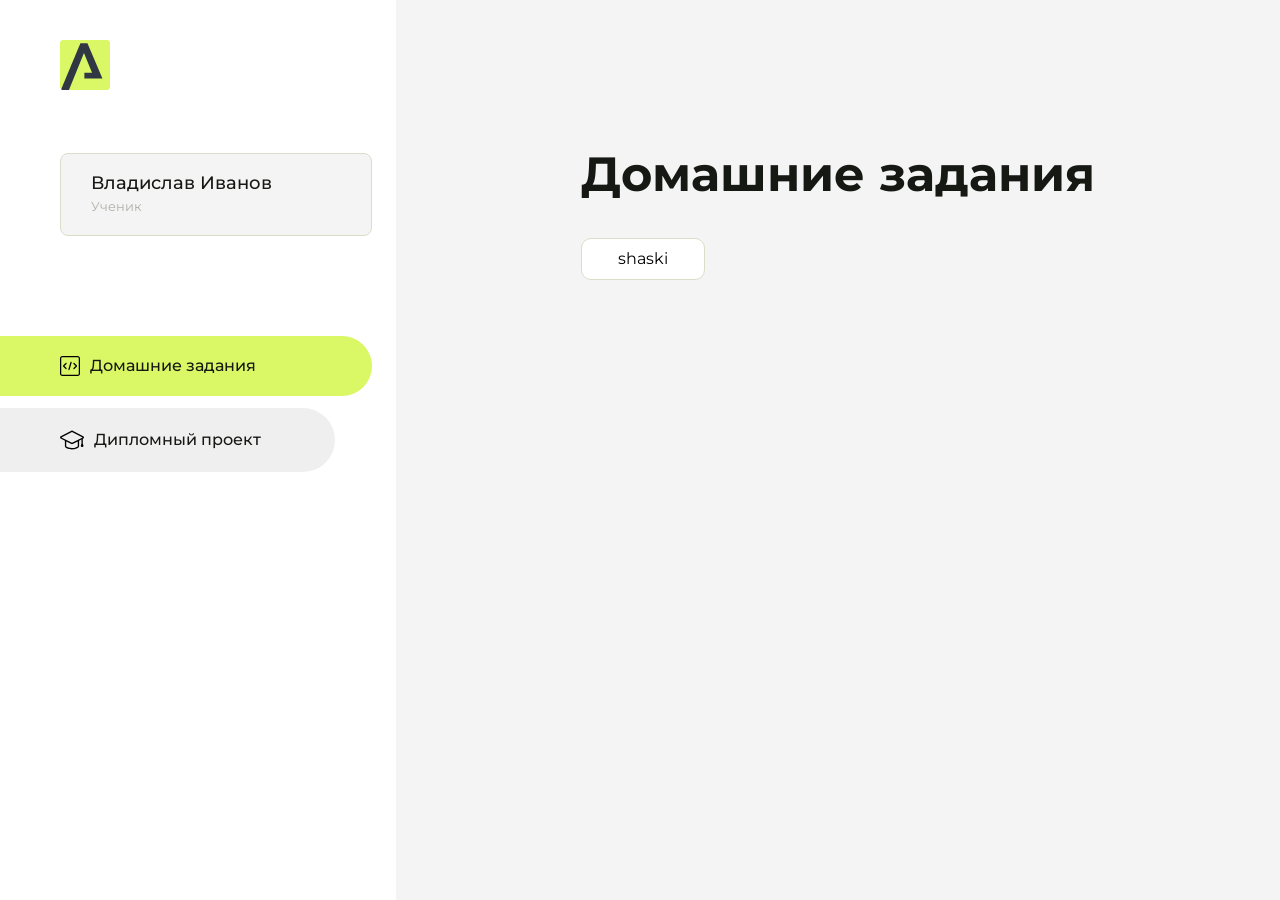
<file: index.html>
<!DOCTYPE html>
<html lang="en">
<head>
    <meta charset="UTF-8">
    <meta name="viewport" content="width=device-width, initial-scale=1.0">
    <title>Домашняя работа</title>
    <link rel="shortcut icon" href="src/logo.ico" type="image/x-icon">
    <link rel="preconnect" href="https://fonts.googleapis.com">
    <link rel="preconnect" href="https://fonts.gstatic.com" crossorigin>
    <link href="https://fonts.googleapis.com/css2?family=Montserrat:wght@400;500;700&family=Rubik:wght@500&display=swap"
          rel="stylesheet">
    <link rel="stylesheet" href="src/style.css">
</head>
<body id="body">
<div class="overlay" id="overlay"></div>
<div class="layout">
    <div class="burger" id="burger">
        <svg viewBox="0 0 24 24" fill="none" xmlns="http://www.w3.org/2000/svg">
            <g id="SVGRepo_bgCarrier" stroke-width="0"></g>
            <g id="SVGRepo_tracerCarrier" stroke-linecap="round" stroke-linejoin="round"></g>
            <g id="SVGRepo_iconCarrier">
                <path d="M4 18L20 18" stroke="#DAF765" stroke-width="2" stroke-linecap="round"></path>
                <path d="M4 12L20 12" stroke="#DAF765" stroke-width="2" stroke-linecap="round"></path>
                <path d="M4 6L20 6" stroke="#DAF765" stroke-width="2" stroke-linecap="round"></path>
            </g>
        </svg>
    </div>
    <aside class="sidebar" id="sidebar">
        <div class="sidebar__inner">
            <div class="logo">
                <svg width="50" height="50" viewBox="0 0 50 50" fill="none" xmlns="http://www.w3.org/2000/svg">
                    <g clip-path="url(#clip0_513_74730)">
                        <path d="M46.17 -0.257004H3.83C1.57281 -0.257004 -0.257 1.57281 -0.257 3.83V46.17C-0.257 48.4272 1.57281 50.257 3.83 50.257H46.17C48.4272 50.257 50.257 48.4272 50.257 46.17V3.83C50.257 1.57281 48.4272 -0.257004 46.17 -0.257004Z"
                              fill="#DAF765"/>
                        <path d="M24.375 38.4H42.461L27.441 3.1585H20.4355C20.4355 3.1585 6.7895 35.881 1.1945 49.294C2.015 50.0275 3.0945 50.257 3.6945 50.257H8.8445L23.954 13.07L32.0465 32.8285H24.375V38.4Z"
                              fill="#323843"/>
                    </g>
                    <defs>
                        <clipPath id="clip0_513_74730">
                            <rect width="50" height="50" fill="white"/>
                        </clipPath>
                    </defs>
                </svg>
            </div>
            <div class="sidebar__user">
                <div class="sidebar__name">Владислав Иванов</div>
                <div class="sidebar__text">Ученик</div>
            </div>
            <div class="sidebar__tabs">
                <div class="sidebar__item">
                    <button class="sidebar__button active" id="tasks">
                        <svg xmlns="http://www.w3.org/2000/svg" width="20" height="20" viewBox="0 0 20 20" fill="none">
                            <g clip-path="url(#clip0_704_74543)">
                                <path d="M17.7083 20H2.29167C1.0275 20 0 18.9725 0 17.7083V2.29167C0 1.0275 1.0275 0 2.29167 0H17.7083C18.9725 0 20 1.0275 20 2.29167V17.7083C20 18.9725 18.9725 20 17.7083 20ZM2.29167 1.25C1.7175 1.25 1.25 1.7175 1.25 2.29167V17.7083C1.25 18.2825 1.7175 18.75 2.29167 18.75H17.7083C18.2825 18.75 18.75 18.2825 18.75 17.7083V2.29167C18.75 1.7175 18.2825 1.25 17.7083 1.25H2.29167Z"
                                      fill="black"/>
                                <path d="M6.04167 13.125C5.88167 13.125 5.72167 13.0642 5.6 12.9417L3.1 10.4417C2.85583 10.1975 2.85583 9.80167 3.1 9.5575L5.6 7.0575C5.84417 6.81333 6.24 6.81333 6.48417 7.0575C6.72833 7.30167 6.72833 7.6975 6.48417 7.94167L4.42583 10L6.48417 12.0583C6.72833 12.3025 6.72833 12.6983 6.48417 12.9425C6.36167 13.0642 6.20167 13.125 6.04167 13.125Z"
                                      fill="black"/>
                                <path d="M8.95833 14.1667C8.9 14.1667 8.84 14.1583 8.78167 14.1417C8.45083 14.0442 8.26083 13.6967 8.35833 13.3658L10.4417 6.28251C10.5392 5.95084 10.8892 5.76417 11.2175 5.85917C11.5483 5.95667 11.7383 6.30417 11.6408 6.63501L9.5575 13.7183C9.47833 13.9908 9.22833 14.1667 8.95833 14.1667Z"
                                      fill="black"/>
                                <path d="M13.9583 13.125C13.7983 13.125 13.6383 13.0642 13.5167 12.9417C13.2725 12.6975 13.2725 12.3017 13.5167 12.0575L15.575 9.99916L13.5167 7.94083C13.2725 7.69666 13.2725 7.30083 13.5167 7.05666C13.7608 6.81249 14.1567 6.81249 14.4008 7.05666L16.9008 9.55666C17.145 9.80083 17.145 10.1967 16.9008 10.4408L14.4008 12.9408C14.2783 13.0642 14.1183 13.125 13.9583 13.125Z"
                                      fill="black"/>
                            </g>
                            <defs>
                                <clipPath id="clip0_704_74543">
                                    <rect width="20" height="20" fill="white"/>
                                </clipPath>
                            </defs>
                        </svg>
                        <span>Домашние задания</span></button>
                </div>
                <div class="sidebar__item">
                    <button class="sidebar__button" id="diplom">
                        <svg xmlns="http://www.w3.org/2000/svg" width="24" height="24" viewBox="0 0 24 24" fill="none">
                            <g clip-path="url(#clip0_704_74553)">
                                <path d="M23.2628 10.5971C23.7176 10.365 24 9.90375 24 9.39337C24 8.883 23.7176 8.42175 23.2628 8.18962L12.6135 2.75362C12.2291 2.55824 11.7705 2.55787 11.3854 2.75399L0.736875 8.19C0.282375 8.42175 0 8.883 0 9.39337C0 9.90375 0.282375 10.365 0.736875 10.5971L4.89038 12.7177V18.2074C4.89038 19.8154 8.412 21.393 12 21.393C15.5884 21.393 19.1096 19.815 19.1096 18.2074V12.7174L21.4609 11.517V15.8017L20.901 17.2305C20.7409 17.6389 20.7934 18.0994 21.0405 18.4616C21.2876 18.8246 21.6979 19.041 22.1366 19.041C22.5754 19.041 22.9852 18.8246 23.2324 18.462C23.4795 18.099 23.532 17.6385 23.3719 17.2301L22.8124 15.8021V10.827L23.2628 10.5971ZM17.7623 18.1721C17.6198 18.6375 15.3491 20.0419 12 20.0419C8.65088 20.0419 6.38025 18.6375 6.2415 18.2074V12.3037L6.23887 12.3019C6.23812 12.057 6.1065 11.8207 5.87325 11.7019L1.3515 9.39337L12 3.95737L22.6489 9.39337L12 14.8294L5.87325 11.7019C5.54063 11.5331 4.6695 11.6674 4.5 12C4.33012 12.3322 4.55813 12.5479 4.89038 12.7177L11.3857 16.0331C11.5781 16.1314 11.7889 16.1805 12 16.1805C12.2107 16.1805 12.4222 16.1314 12.6146 16.0331L17.7593 13.407L17.7623 18.1721Z"
                                      fill="black"/>
                            </g>
                            <defs>
                                <clipPath id="clip0_704_74553">
                                    <rect width="24" height="24" fill="white"/>
                                </clipPath>
                            </defs>
                        </svg>
                        <span>Дипломный проект</span></button>
                </div>
            </div>
        </div>

    </aside>
    <div class="content">
        <div class="container">
            <div class="content__block" id="tasksBlock">
                <div class="content__title">Домашние задания</div>
                <ul class="content__list">
                    <li class="content__list-item">
                        <a href="shaski/index.html">shaski</a>
                    </li>
                </ul>
            </div>
            <div class="content__block hidden" id="diplomBlock">
                <div class="content__title">Дипломный проект</div>
                <div class="content__list-diplom">
                    <a href="ПАПКА-С-НОМЕРОМ-УРОКА">Ссылка на ДЗ</a>
                </div>
                <div class="content__decor">
                    <div class="content__decor-text">Давай проверим, чему ты научился!</div>
                    <div class="content__decor-img">
                        <img src="src/decor.png" alt="decor">
                    </div>
                </div>
            </div>
        </div>
    </div>
</div>
<script src="src/index.js"></script>
</body>
</html>
</file>
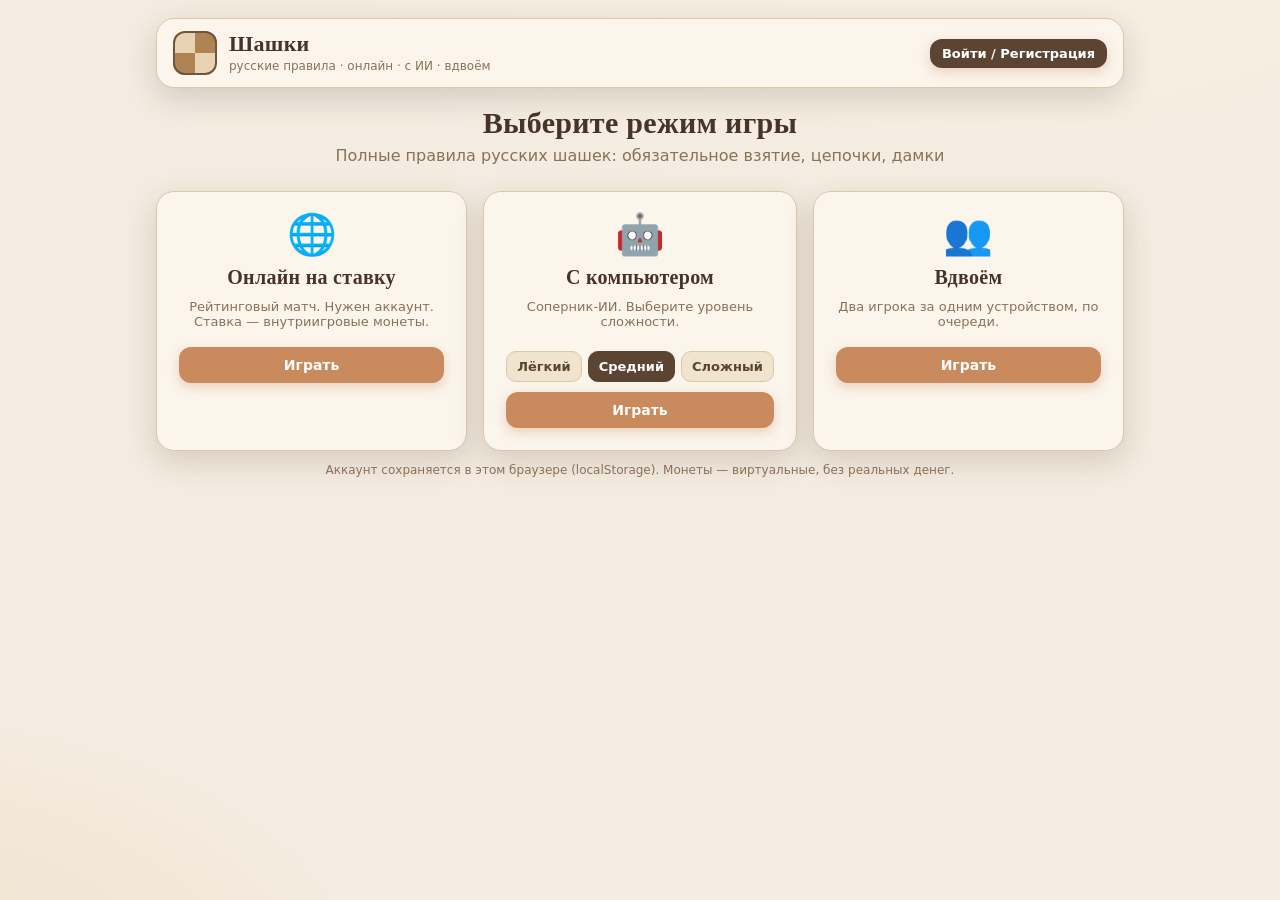
<file: shaski/index.html>
<!DOCTYPE html>
<html lang="ru">
<head>
<meta charset="UTF-8" />
<meta name="viewport" content="width=device-width, initial-scale=1.0" />
<title>Шашки — онлайн, с компьютером, вдвоём</title>
<link rel="stylesheet" href="style.css" />
</head>
<body>
<div class="wrap">

  <!-- ШАПКА -->
  <div class="topbar">
    <div class="brand">
      <div class="logo"></div>
      <div>
        <h1>Шашки</h1>
        <small>русские правила · онлайн · с ИИ · вдвоём</small>
      </div>
    </div>
    <div class="account" id="account">
      <!-- заполняется из JS -->
    </div>
  </div>

  <!-- ЭКРАН: МЕНЮ -->
  <section class="screen active" id="screen-menu">
    <div class="menu-head">
      <h2>Выберите режим игры</h2>
      <p>Полные правила русских шашек: обязательное взятие, цепочки, дамки</p>
    </div>
    <div class="cards">
      <div class="card">
        <div class="ico">🌐</div>
        <h3>Онлайн на ставку</h3>
        <p>Рейтинговый матч. Нужен аккаунт. Ставка — внутриигровые монеты.</p>
        <button class="btn" onclick="goOnline()">Играть</button>
      </div>
      <div class="card">
        <div class="ico">🤖</div>
        <h3>С компьютером</h3>
        <p>Соперник-ИИ. Выберите уровень сложности.</p>
        <div class="seg" id="diffSeg">
          <button data-d="easy">Лёгкий</button>
          <button data-d="medium" class="sel">Средний</button>
          <button data-d="hard">Сложный</button>
        </div>
        <button class="btn" onclick="startVsComputer()">Играть</button>
      </div>
      <div class="card">
        <div class="ico">👥</div>
        <h3>Вдвоём</h3>
        <p>Два игрока за одним устройством, по очереди.</p>
        <button class="btn" onclick="startLocal()">Играть</button>
      </div>
    </div>
    <p class="hint">Аккаунт сохраняется в этом браузере (localStorage). Монеты — виртуальные, без реальных денег.</p>
  </section>

  <!-- ЭКРАН: АВТОРИЗАЦИЯ -->
  <section class="screen" id="screen-auth">
    <div class="panel">
      <h2>Вход в аккаунт</h2>
      <p class="sub">Только логин и пароль — без кодов и SMS</p>
      <div class="tabs">
        <button id="tab-login" class="sel" onclick="switchTab('login')">Вход</button>
        <button id="tab-reg" onclick="switchTab('reg')">Регистрация</button>
      </div>
      <div class="field">
        <label>Логин</label>
        <input id="in-login" type="text" autocomplete="username" placeholder="например, dama_player" />
      </div>
      <div class="field">
        <label>Пароль</label>
        <input id="in-pass" type="password" autocomplete="current-password" placeholder="••••••" />
      </div>
      <div class="field" id="field-pass2" style="display:none">
        <label>Повторите пароль</label>
        <input id="in-pass2" type="password" placeholder="••••••" />
      </div>
      <div class="msg" id="auth-msg"></div>
      <button class="btn" style="width:100%;margin-top:6px" id="auth-submit" onclick="submitAuth()">Войти</button>
      <button class="btn ghost" style="width:100%;margin-top:8px" onclick="show('menu')">← В меню</button>
      <p class="hint">При регистрации начисляется <b>1000 монет</b> на старт.</p>
    </div>
  </section>

  <!-- ЭКРАН: ЛОББИ СТАВОК -->
  <section class="screen" id="screen-lobby">
    <div class="panel">
      <h2>Онлайн-матч</h2>
      <p class="sub">Выберите ставку и начните рейтинговую партию</p>
      <div class="box-stats" id="lobby-stats" style="background:#f0e2cd;border-radius:12px;padding:12px 14px;margin-bottom:16px;font-size:14px"></div>
      <label style="font-size:13px;font-weight:600;color:var(--coffee-2)">Ставка (монеты)</label>
      <div class="stake-grid" id="stakeGrid">
        <button data-s="50">50</button>
        <button data-s="100" class="sel">100</button>
        <button data-s="250">250</button>
        <button data-s="500">500</button>
      </div>
      <div class="msg" id="lobby-msg"></div>
      <button class="btn" style="width:100%;margin-top:10px" id="findBtn" onclick="startOnlineMatch()">🔎 Найти соперника</button>
      <button class="btn ghost" style="width:100%;margin-top:8px" onclick="claimBonus()" id="bonusBtn">🎁 Получить ежедневный бонус (+200)</button>
      <button class="btn ghost" style="width:100%;margin-top:8px" onclick="show('menu')">← В меню</button>
      <p class="hint">Победа: +ставка и +25 рейтинга. Поражение: −ставка и −15 рейтинга. Ничья — ставка возвращается.</p>
    </div>
  </section>

  <!-- ЭКРАН: ИГРА -->
  <section class="screen" id="screen-game">
    <div class="game-top">
      <button class="btn ghost small" onclick="confirmQuit()">← Выйти</button>
      <div class="turn-banner">
        <span class="dot" id="turn-dot"></span>
        <span id="turn-text">Ход белых</span>
      </div>
      <div style="width:80px"></div>
    </div>
    <div class="game-grid">
      <div class="board-frame">
        <div class="board" id="board"></div>
      </div>
      <div class="side">
        <div class="box">
          <h3 id="mode-title">Партия</h3>
          <div class="stat-row"><span id="lbl-white">Белые</span><b id="cnt-white">12</b></div>
          <div class="stat-row"><span id="lbl-black">Чёрные</span><b id="cnt-black">12</b></div>
          <div class="stat-row" id="stake-row" style="display:none"><span>Ставка</span><b id="stake-val">—</b></div>
        </div>
        <div class="box actions">
          <button class="btn ghost small" onclick="undoMove()" id="undoBtn">↶ Отменить ход</button>
          <button class="btn ghost small" onclick="offerDraw()" id="drawBtn">🤝 Ничья</button>
          <button class="btn dark small" onclick="resign()" id="resignBtn">🏳 Сдаться</button>
        </div>
        <div class="box" id="rules-box">
          <h3>Правила (кратко)</h3>
          <p style="font-size:12px;color:var(--muted);line-height:1.6;margin:0">
            Шашки ходят по диагонали вперёд. Бить можно <b>вперёд и назад</b>. Взятие <b>обязательно</b>,
            а начатую цепочку нужно закончить. Дойдя до последнего ряда, шашка становится <b>дамкой</b>
            и ходит/бьёт на любое расстояние по диагонали.
          </p>
        </div>
      </div>
    </div>
  </section>
</div>

<!-- МОДАЛКА -->
<div class="overlay" id="overlay">
  <div class="modal">
    <div class="big" id="m-icon">🏆</div>
    <h2 id="m-title">Победа!</h2>
    <p id="m-text">Партия завершена.</p>
    <div class="reward" id="m-reward" style="display:none"></div>
    <div class="row">
      <button class="btn ghost" onclick="closeModal();show('menu')">В меню</button>
      <button class="btn" id="m-again" onclick="playAgain()">Ещё раз</button>
    </div>
  </div>
</div>
<script src="script.js"></script>
</body>
</html>
</file>
<file: src/style.css>
*{padding: 0;margin: 0;border: 0;}
*,*:before,*:after{-webkit-box-sizing: border-box;box-sizing: border-box;}
:focus,:active{outline: none;}
a:focus,a:active{outline: none;}
nav,footer,header,aside{display: block;}
html,body{
    height:100%;width:100%;
    font-size:100%;line-height:1;-ms-text-size-adjust:100%;-moz-text-size-adjust:100%;-webkit-text-size-adjust:100%;}
input,button,textarea{font-family:inherit;}
input::-ms-clear{display: none;}
button{cursor: pointer;}
button::-moz-focus-inner{padding:0;border:0;}
a,a:visited{text-decoration: none;}
a:hover{text-decoration: none;}
ul li{list-style: none;}
img{vertical-align: top;}
h1,h2,h3,h4,h5,h6{font-size:inherit;font-weight: inherit;}
a{color:inherit;}



body {
    font-family: "Montserrat",SansSerif;
    color: black;
}

body.overflow {
    overflow: hidden;
}



.layout {
    display: -webkit-box;
    display: -ms-flexbox;
    display: flex;
    min-height: 100vh;
}

.sidebar {
    padding: 40px 24px 40px 0;
    -ms-flex-negative: 0;
    flex-shrink: 0;
    background-color: white;
}



.content {
    -webkit-box-flex: 1;
    -ms-flex-positive: 1;
    flex-grow: 1;
    background-color: #F4F4F4;
}

.container {
    display: -webkit-box;
    display: -ms-flexbox;
    display: flex;
    -webkit-box-orient: vertical;
    -webkit-box-direction: normal;
    -ms-flex-direction: column;
    flex-direction: column;
    -webkit-box-pack: center;
    -ms-flex-pack: center;
    justify-content: center;
    -webkit-box-align: center;
    -ms-flex-align: center;
    align-items: center;
    padding: 150px 60px 80px 60px;
}


.logo {
    margin-left: 60px;
    margin-bottom: 60px;
}

.sidebar__user {
    background-color: #F4F4F4;
    padding: 20px 30px;
    margin-left: 60px;
    margin-bottom: 100px;
    border-radius: 8px;
    border: 1px solid #DADEC9;
}

.sidebar__name {
    color:#161814;
    font-size: 18px;
    font-weight: 500;
    margin-bottom: 6px;
}

.sidebar__text {
    color: #AFB1A7;
    font-size: 13px;
    font-weight: 400;
    line-height: 130%; /* 16.9px */
}

.sidebar__item {
    width: 372px;
}

.sidebar__button {
    display: -webkit-box;
    display: -ms-flexbox;
    display: flex;
    -webkit-box-align: center;
    -ms-flex-align: center;
    align-items: center;
    gap: 10px;
    padding: 20px 60px;
    margin-bottom: 12px;
    border-radius: 0px 100px 100px 0px;
    -webkit-transition: all .5s;
    -o-transition: all .5s;
    transition: all .5s;
    cursor: pointer;
    width: 90%;
    color:#161814;
    font-size: 16px;
    font-weight: 500;
}

.sidebar__button.active , .sidebar__button:hover {
    width: 100%;
    background-color: #DAF765;
}


.content__title {
    color: #161814;
    font-size: 48px;
    font-weight: 700;
    margin-bottom: 40px;
}

.content__list {
    display: -webkit-box;
    display: -ms-flexbox;
    display: flex;
    -webkit-box-align: center;
    -ms-flex-align: center;
    align-items: center;
    -ms-flex-wrap: wrap;
    flex-wrap: wrap;
    gap: 20px;
}



.content__list-item  {
    cursor: pointer;
    padding: 12px 18px;
    background-color: #fff;
    border-radius: 10px;
    border: 1px solid #DADEC9;
    -webkit-transition: all .3s;
    -o-transition: all .3s;
    transition: all .3s;
}

.content__list-item:hover,.content__list-diplom:hover {
    background-color: #AFB1A7;
}

li a {
    padding: 12px 18px;

}


.content__list-diplom {
    -webkit-transition: all .3s;
    -o-transition: all .3s;
    transition: all .3s;
    display: inline-block;
    padding: 12px 18px;
    background-color: #fff;
    border-radius: 10px;
    border: 1px solid #DADEC9;
}

.content__decor {
    display: -webkit-box;
    display: -ms-flexbox;
    display: flex;
    -webkit-box-align: center;
    -ms-flex-align: center;
    align-items: center;
}

.content__decor-text {
    color:#BEDD44;
    font-size: 36px;
    font-weight: 700;
    line-height: 110%; /* 39.6px */
}

.content__block {
    max-width: 1200px;
}

.content__block.hidden {
    display: none;
}

.content__decor-img img{
    width: 100%;
}

.burger {
    display: none;
    padding: 5px;
    position: fixed;
    top: 3%;
    right: 7%;
    width: 40px;
    height: 40px;
    background-color: #161814;
    border-radius: 50%;
    z-index: 10;
    border: 1px solid #DAF765;
}

@media (max-width: 768px) {
    .burger {
        display: block;
    }

    .sidebar {
        -webkit-transition: all .3s;
        -o-transition: all .3s;
        transition: all .3s;
        -webkit-transform: translateX(-100%);
        -ms-transform: translateX(-100%);
        transform: translateX(-100%);
        position: fixed;
        top: 0;
        left: 0;
        bottom: 0;
        z-index: 5;
    }

    .sidebar.show {
        -webkit-transform: translateX(0%);
        -ms-transform: translateX(0%);
        transform: translateX(0%);
    }

    .overlay {
        opacity: 0;
        pointer-events: none;
        -webkit-transition: all .3s;
        -o-transition: all .3s;
        transition: all .3s;
        position: absolute;
        top: 0;
        right: 0;
        left: 0;
        bottom: 0;
        z-index: 3;
        background-color: #000000e0;
    }

    .overlay.show {
        opacity: 1;
        pointer-events: all;
    }

    .container {
        padding: 40px 20px;
        min-height: 100%;
    }

    .content__decor {
        margin-top: 20px;
        -webkit-box-orient: vertical;
        -webkit-box-direction: normal;
        -ms-flex-direction: column;
        flex-direction: column;
    }
}

@media (max-width: 400px) {
    .sidebar__user {
        margin-left: 0;
    }
}
</file>
<file: shaski/style.css>
:root{
    --cream:#f4ece0;        /* фон страницы */
    --paper:#fbf5ec;        /* карточки */
    --light:#e7d3b1;        /* светлая клетка */
    --dark:#b08355;         /* тёмная клетка */
    --coffee:#5c4433;       /* основной тёмный */
    --coffee-2:#73553d;
    --caramel:#c98a5e;      /* акцент */
    --caramel-d:#b3744a;
    --beige-line:#dcc7a8;
    --text:#46342a;
    --muted:#8a7158;
    --ok:#7f9b6b;
    --bad:#b56a5a;
    --white-pc:#f6ead6;     /* белая шашка */
    --white-pc-edge:#cdb088;
    --black-pc:#4a3526;     /* чёрная шашка */
    --black-pc-edge:#2c1f16;
    --shadow:0 10px 30px rgba(70,52,42,.18);
    --radius:18px;
  }
  *{box-sizing:border-box}
  html,body{margin:0;padding:0}
  body{
    font-family: system-ui,-apple-system,"Segoe UI",Roboto,Arial,sans-serif;
    color:var(--text);
    background:
      radial-gradient(1200px 600px at 80% -10%, #f7efe2 0%, transparent 60%),
      radial-gradient(900px 500px at -10% 110%, #efe0cb 0%, transparent 55%),
      var(--cream);
    min-height:100vh;
  }
  h1,h2,h3{font-family:Georgia,"Times New Roman",serif;font-weight:600;letter-spacing:.3px}
  button{font-family:inherit;cursor:pointer}
  .wrap{max-width:1000px;margin:0 auto;padding:18px 16px 60px}

  /* ===== Шапка с аккаунтом ===== */
  .topbar{
    display:flex;align-items:center;justify-content:space-between;gap:12px;
    background:var(--paper);border:1px solid var(--beige-line);
    border-radius:var(--radius);padding:12px 16px;box-shadow:var(--shadow);
    margin-bottom:18px;flex-wrap:wrap;
  }
  .brand{display:flex;align-items:center;gap:12px}
  .brand .logo{
    width:44px;height:44px;border-radius:12px;flex:0 0 auto;
    background:
      conic-gradient(var(--dark) 0 25%, var(--light) 0 50%, var(--dark) 0 75%, var(--light) 0);
    box-shadow:inset 0 0 0 2px var(--coffee-2);
  }
  .brand h1{font-size:22px;margin:0;line-height:1}
  .brand small{color:var(--muted);font-size:12px}
  .account{display:flex;align-items:center;gap:14px;flex-wrap:wrap}
  .acc-stat{text-align:right;line-height:1.15}
  .acc-stat b{font-size:14px}
  .acc-stat span{display:block;color:var(--muted);font-size:11px;text-transform:uppercase;letter-spacing:.5px}
  .chip{
    display:inline-flex;align-items:center;gap:6px;background:#f0e2cd;
    border:1px solid var(--beige-line);border-radius:999px;padding:6px 12px;font-size:13px;font-weight:600;
  }
  .chip.coins{background:#f6ecd0;color:#8a6a2f}

  .btn{
    border:none;border-radius:12px;padding:10px 16px;font-size:14px;font-weight:600;
    background:var(--caramel);color:#fff;box-shadow:0 4px 12px rgba(201,138,94,.35);
    transition:transform .08s ease, filter .15s ease;
  }
  .btn:hover{filter:brightness(1.05)}
  .btn:active{transform:translateY(1px)}
  .btn.ghost{background:transparent;color:var(--coffee);box-shadow:none;border:1px solid var(--beige-line)}
  .btn.dark{background:var(--coffee)}
  .btn.small{padding:7px 12px;font-size:13px}
  .btn:disabled{opacity:.5;cursor:not-allowed}

  /* ===== Экраны ===== */
  .screen{display:none;animation:fade .25s ease}
  .screen.active{display:block}
  @keyframes fade{from{opacity:0;transform:translateY(6px)}to{opacity:1;transform:none}}

  /* Меню */
  .menu-head{text-align:center;margin:10px 0 26px}
  .menu-head h2{font-size:30px;margin:0 0 6px}
  .menu-head p{color:var(--muted);margin:0}
  .cards{display:grid;grid-template-columns:repeat(3,1fr);gap:16px}
  @media(max-width:760px){.cards{grid-template-columns:1fr}}
  .card{
    background:var(--paper);border:1px solid var(--beige-line);border-radius:var(--radius);
    padding:22px;box-shadow:var(--shadow);text-align:center;display:flex;flex-direction:column;gap:10px;
    transition:transform .12s ease, box-shadow .15s ease;
  }
  .card:hover{transform:translateY(-3px);box-shadow:0 16px 36px rgba(70,52,42,.22)}
  .card .ico{font-size:40px;line-height:1;margin-bottom:2px}
  .card h3{margin:0;font-size:20px}
  .card p{margin:0;color:var(--muted);font-size:13px;min-height:38px}
  .seg{display:flex;gap:6px;justify-content:center;margin-top:4px}
  .seg button{
    border:1px solid var(--beige-line);background:#f1e4ce;border-radius:10px;padding:7px 10px;font-size:13px;
    color:var(--coffee);font-weight:600;flex:1;
  }
  .seg button.sel{background:var(--coffee);color:#fff;border-color:var(--coffee)}

  /* Панель/формы */
  .panel{
    max-width:440px;margin:0 auto;background:var(--paper);border:1px solid var(--beige-line);
    border-radius:var(--radius);padding:26px;box-shadow:var(--shadow);
  }
  .panel h2{margin:0 0 4px;text-align:center}
  .panel .sub{text-align:center;color:var(--muted);margin:0 0 20px;font-size:14px}
  .field{margin-bottom:14px}
  .field label{display:block;font-size:13px;font-weight:600;margin-bottom:6px;color:var(--coffee-2)}
  .field input{
    width:100%;padding:11px 12px;border:1px solid var(--beige-line);border-radius:10px;
    background:#fffaf2;font-size:15px;color:var(--text);
  }
  .field input:focus{outline:2px solid var(--caramel);outline-offset:0;border-color:transparent}
  .tabs{display:flex;gap:6px;margin-bottom:18px;background:#efe1cb;padding:5px;border-radius:12px}
  .tabs button{flex:1;border:none;background:transparent;padding:9px;border-radius:9px;font-weight:600;color:var(--coffee-2)}
  .tabs button.sel{background:#fff;box-shadow:0 2px 6px rgba(0,0,0,.06);color:var(--coffee)}
  .msg{font-size:13px;min-height:18px;margin-top:4px}
  .msg.err{color:var(--bad)}
  .msg.ok{color:var(--ok)}

  /* Лобби ставок */
  .stake-grid{display:grid;grid-template-columns:repeat(4,1fr);gap:8px;margin:8px 0 4px}
  .stake-grid button{
    border:1px solid var(--beige-line);background:#f6ecd0;border-radius:10px;padding:12px 0;font-weight:700;color:#8a6a2f;
  }
  .stake-grid button.sel{background:var(--caramel);color:#fff;border-color:var(--caramel)}

  /* ===== Игровой экран ===== */
  .game-top{display:flex;align-items:center;justify-content:space-between;gap:10px;margin-bottom:14px;flex-wrap:wrap}
  .turn-banner{
    display:flex;align-items:center;gap:10px;background:var(--paper);border:1px solid var(--beige-line);
    border-radius:14px;padding:10px 16px;box-shadow:var(--shadow);font-weight:600;
  }
  .dot{width:16px;height:16px;border-radius:50%;border:2px solid var(--coffee-2)}
  .dot.w{background:var(--white-pc)}
  .dot.b{background:var(--black-pc)}
  .game-grid{display:grid;grid-template-columns:1fr 250px;gap:18px;align-items:start}
  @media(max-width:820px){.game-grid{grid-template-columns:1fr}}

  .board-frame{
    background:linear-gradient(145deg,#6e5238,#4a3526);padding:16px;border-radius:20px;
    box-shadow:var(--shadow);position:relative;
  }
  .board{
    width:100%;aspect-ratio:1/1;display:grid;
    grid-template-columns:repeat(8,1fr);grid-template-rows:repeat(8,1fr);
    border-radius:8px;overflow:hidden;border:3px solid #3c2b1d;
  }
  .cell{position:relative;display:flex;align-items:center;justify-content:center}
  .cell.light{background:var(--light)}
  .cell.dark{background:var(--dark)}
  .cell.playable{cursor:default}
  .cell.sel::after{content:"";position:absolute;inset:0;background:rgba(127,155,107,.55)}
  .cell.move::before{
    content:"";width:30%;height:30%;border-radius:50%;
    background:rgba(92,68,51,.35);box-shadow:0 0 0 3px rgba(92,68,51,.18);
  }
  .cell.cap::before{
    content:"";position:absolute;inset:6%;border-radius:50%;
    border:3px dashed rgba(181,106,90,.85);
  }
  .cell.from{box-shadow:inset 0 0 0 3px rgba(201,138,94,.9)}

  .piece{
    width:74%;height:74%;border-radius:50%;position:relative;z-index:2;
    transition:transform .12s ease;animation:pop .18s ease;
  }
  @keyframes pop{from{transform:scale(.6);opacity:.4}to{transform:scale(1);opacity:1}}
  .piece.captured{animation:fade-out .25s ease forwards}
  @keyframes fade-out{to{opacity:.15;transform:scale(.7)}}
  .piece.w{
    background:radial-gradient(circle at 35% 30%, #fff7e9, var(--white-pc) 60%, #e6d2ad 100%);
    box-shadow:0 3px 6px rgba(0,0,0,.3), inset 0 0 0 4px var(--white-pc-edge);
  }
  .piece.b{
    background:radial-gradient(circle at 35% 30%, #6a4f3b, var(--black-pc) 60%, #2c1f16 100%);
    box-shadow:0 3px 6px rgba(0,0,0,.4), inset 0 0 0 4px var(--black-pc-edge);
  }
  .piece.king::after{
    content:"♛";position:absolute;inset:0;display:flex;align-items:center;justify-content:center;
    font-size:120%;color:rgba(0,0,0,.35);
  }
  .piece.w.king::after{color:rgba(120,90,40,.65)}
  .piece.b.king::after{color:rgba(255,220,150,.8)}
  .piece.movable{cursor:pointer}
  .piece.movable:hover{transform:scale(1.06)}

  .side{display:flex;flex-direction:column;gap:14px}
  .side .box{background:var(--paper);border:1px solid var(--beige-line);border-radius:16px;padding:16px;box-shadow:var(--shadow)}
  .side h3{margin:0 0 10px;font-size:16px}
  .stat-row{display:flex;justify-content:space-between;font-size:14px;padding:4px 0;border-bottom:1px dashed var(--beige-line)}
  .stat-row:last-child{border-bottom:none}
  .stat-row b{color:var(--coffee)}
  .side .actions{display:flex;flex-direction:column;gap:8px}

  /* Модалка */
  .overlay{
    position:fixed;inset:0;background:rgba(46,33,22,.55);display:none;align-items:center;justify-content:center;
    z-index:50;padding:20px;backdrop-filter:blur(2px);
  }
  .overlay.show{display:flex}
  .modal{
    background:var(--paper);border-radius:22px;padding:30px;max-width:380px;width:100%;text-align:center;
    box-shadow:0 30px 80px rgba(0,0,0,.4);animation:pop2 .25s ease;
  }
  @keyframes pop2{from{transform:scale(.85);opacity:0}to{transform:none;opacity:1}}
  .modal .big{font-size:48px;margin-bottom:6px}
  .modal h2{margin:0 0 8px}
  .modal p{color:var(--muted);margin:0 0 18px}
  .modal .reward{font-size:18px;font-weight:700;margin-bottom:16px}
  .modal .reward.plus{color:var(--ok)}
  .modal .reward.minus{color:var(--bad)}
  .modal .row{display:flex;gap:10px}
  .modal .row .btn{flex:1}

  .hint{font-size:12px;color:var(--muted);text-align:center;margin-top:10px;line-height:1.5}
  .level-bar{height:8px;background:#eaddc6;border-radius:6px;overflow:hidden;margin-top:6px}
  .level-bar i{display:block;height:100%;background:linear-gradient(90deg,var(--caramel),var(--caramel-d))}
</file>
